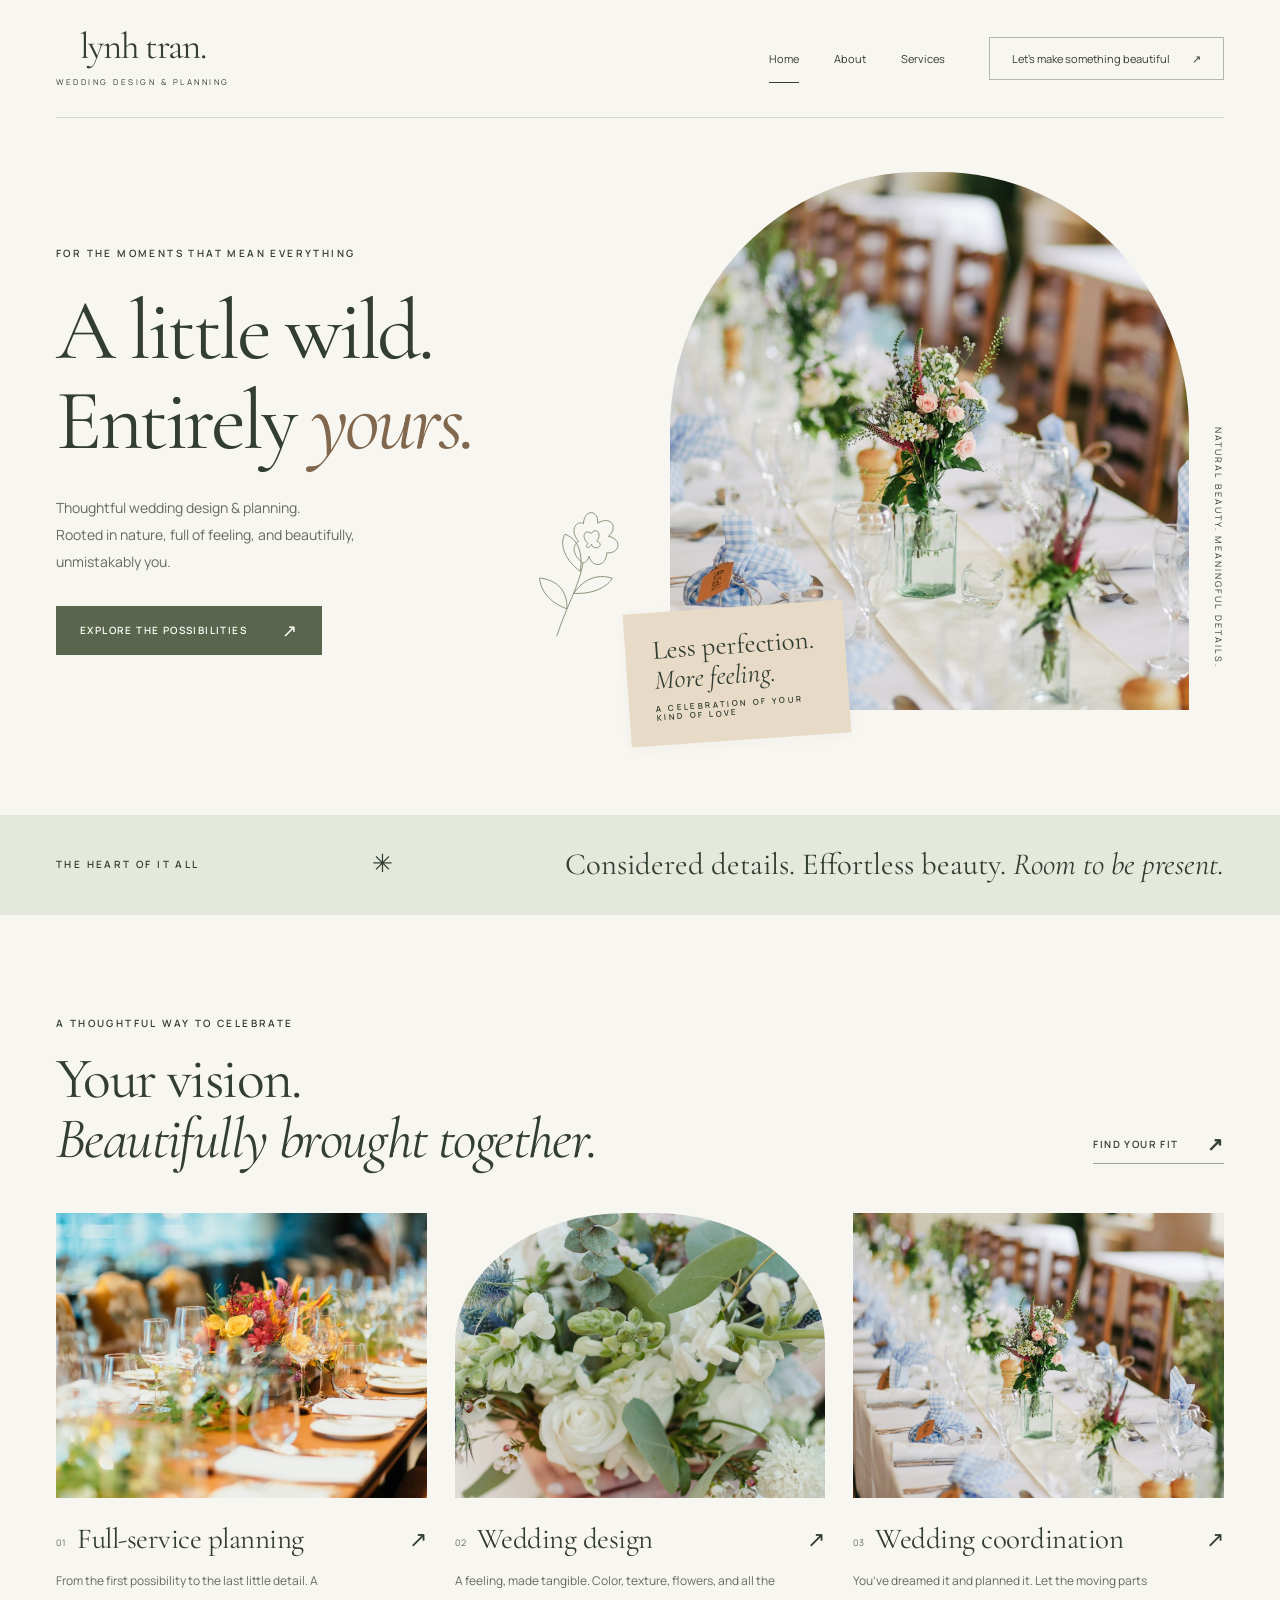
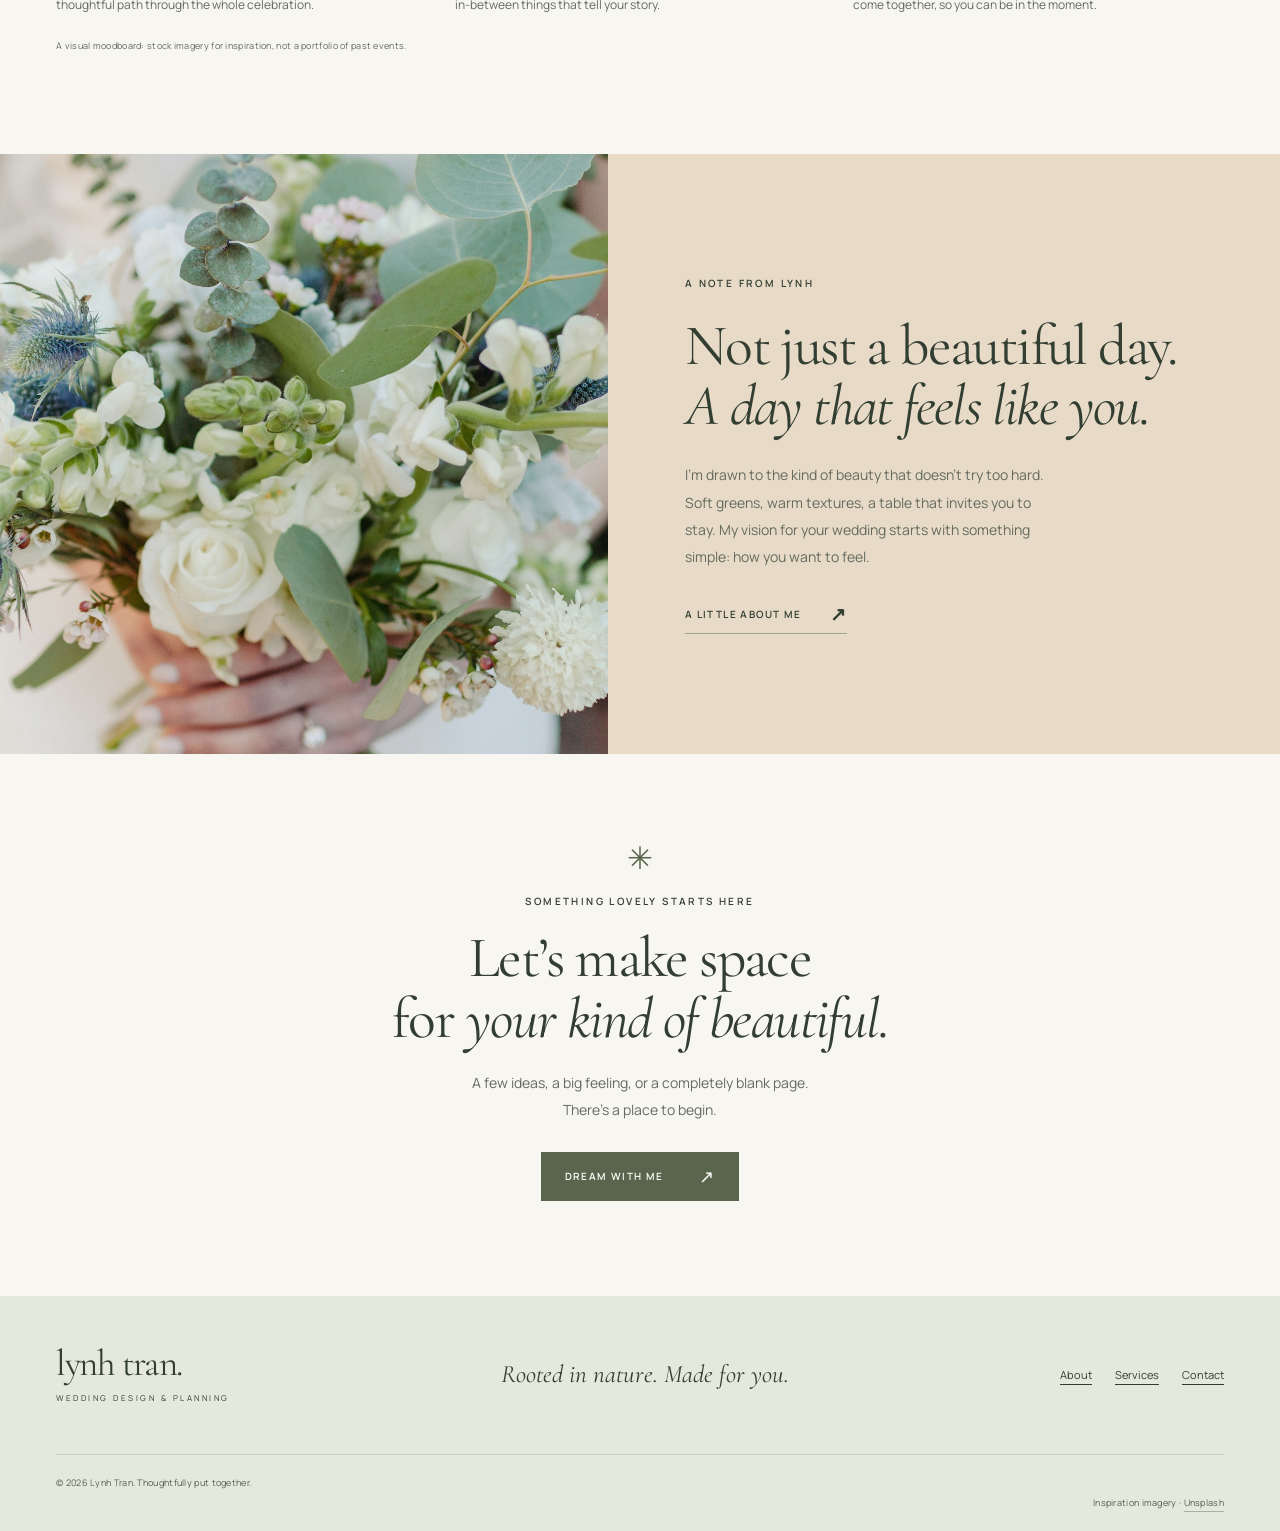
<file: index.html>
<!doctype html>
<html lang="en">
<head>
  <meta charset="utf-8">
  <meta name="viewport" content="width=device-width, initial-scale=1">
  <meta name="theme-color" content="#f7f6f0">
  <title>Lynh Tran | Thoughtful Wedding Design &amp; Planning</title>
  <meta name="description" content="Wedding design and planning with an intentional, natural point of view. Discover a thoughtful approach to celebrations that feel entirely like you.">
  <meta property="og:title" content="Lynh Tran | Wedding Design & Planning">
  <meta property="og:description" content="A little wild. Entirely yours. Thoughtful wedding design and planning inspired by nature.">
  <meta property="og:type" content="website">
  <link rel="icon" href="assets/favicon.svg" type="image/svg+xml">
  <link rel="stylesheet" href="assets/styles.css">
  <link rel="preload" href="assets/images/garden-ceremony.jpg" as="image">
  <script src="assets/site.js" defer></script>
</head>
<body>
  <a class="skip-link" href="#main">Skip to content</a>
  <header class="site-header container">
    <a class="brand" href="index.html" aria-label="Lynh Tran home"><span class="brand-name">lynh tran<span aria-hidden="true">.</span></span><span class="brand-description">Wedding design &amp; planning</span></a>
    <button class="menu-toggle" type="button" aria-expanded="false" aria-controls="site-nav"><span class="menu-label">Menu</span><span class="menu-icon" aria-hidden="true"></span></button>
    <nav class="site-nav" id="site-nav" aria-label="Main navigation">
      <a href="index.html" aria-current="page">Home</a><a href="about.html">About</a><a href="services.html">Services</a><a class="nav-contact" href="contact.html">Let’s make something beautiful <span aria-hidden="true">↗</span></a>
    </nav>
  </header>
  <main id="main">
    <section class="hero container" aria-labelledby="hero-title">
      <div class="hero-copy">
        <p class="eyebrow">For the moments that mean everything</p>
        <h1 id="hero-title">A little wild.<br>Entirely <em>yours.</em></h1>
        <p class="body-copy">Thoughtful wedding design &amp; planning.<br>Rooted in nature, full of feeling, and beautifully, unmistakably you.</p>
        <a class="button" href="services.html">Explore the possibilities <span aria-hidden="true">↗</span></a>
        <svg class="hero-flower" viewBox="0 0 100 160" fill="none" stroke="currentColor" stroke-width="1" aria-hidden="true"><path d="M43 153C47 115 56 93 55 65M48 120C18 116 11 96 10 92C31 90 44 100 48 120ZM52 101C79 97 91 80 91 75C72 73 58 85 52 101ZM54 75C32 65 24 48 28 37C44 40 52 52 54 75Z"/><path d="M55 65C38 57 40 45 45 42C31 31 38 18 46 21C44 3 60 2 62 17C74 5 87 16 77 29C94 29 94 46 79 48C82 62 68 70 60 56C60 61 57 64 55 65Z"/><path d="M56 42C45 35 50 26 57 30C62 20 70 30 65 37C77 40 64 50 60 42C59 48 52 48 56 42Z"/></svg>
      </div>
      <div class="hero-art">
        <div class="hero-image"><img src="assets/images/garden-ceremony.jpg" alt="Wedding reception table with glass vases, soft flowers, and natural greenery" width="1400" height="933" fetchpriority="high"></div>
        <p class="hero-caption">Natural beauty. Meaningful details.</p>
        <div class="image-note"><p>Less perfection.<br><em>More feeling.</em></p><p class="eyebrow">A celebration of your kind of love</p></div>
      </div>
    </section>
    <div class="intro-strip">
      <div class="container"><p class="eyebrow">The heart of it all</p><span class="small-star" aria-hidden="true">✳</span><p>Considered details. Effortless beauty. <em>Room to be present.</em></p></div>
    </div>
    <section class="section container" aria-labelledby="services-title">
      <div class="section-heading">
        <div><p class="eyebrow">A thoughtful way to celebrate</p><h2 id="services-title">Your vision.<br><em>Beautifully brought together.</em></h2></div>
        <a class="text-link" href="services.html">Find your fit <span aria-hidden="true">↗</span></a>
      </div>
      <div class="service-grid">
        <a class="service-card" href="services.html#full-planning"><div class="service-card-image"><img src="assets/images/candlelit-table.jpg" alt="An elegant reception table set for a celebration" width="1200" height="801" loading="lazy"></div><div class="service-card-header"><h3><span class="number">01</span>Full-service planning</h3><span aria-hidden="true">↗</span></div><p class="body-copy">From the first possibility to the last little detail. A thoughtful path through the whole celebration.</p></a>
        <a class="service-card" href="services.html#wedding-design"><div class="service-card-image"><img src="assets/images/wedding-flowers.jpg" alt="A loose, natural bridal bouquet with soft flowers and greenery" width="1200" height="1800" loading="lazy"></div><div class="service-card-header"><h3><span class="number">02</span>Wedding design</h3><span aria-hidden="true">↗</span></div><p class="body-copy">A feeling, made tangible. Color, texture, flowers, and all the in-between things that tell your story.</p></a>
        <a class="service-card" href="services.html#coordination"><div class="service-card-image"><img src="assets/images/garden-ceremony.jpg" alt="A wedding reception table laid with flowers and place settings" width="1400" height="933" loading="lazy"></div><div class="service-card-header"><h3><span class="number">03</span>Wedding coordination</h3><span aria-hidden="true">↗</span></div><p class="body-copy">You’ve dreamed it and planned it. Let the moving parts come together, so you can be in the moment.</p></a>
      </div>
      <p class="photo-disclaimer">A visual moodboard: stock imagery for inspiration, not a portfolio of past events.</p>
    </section>
    <section class="philosophy" aria-labelledby="philosophy-title">
      <div class="philosophy-image"><img src="assets/images/wedding-flowers.jpg" alt="Organic floral textures in a softly gathered wedding bouquet" width="1200" height="1800" loading="lazy"></div>
      <div class="philosophy-copy"><p class="eyebrow">A note from Lynh</p><h2 id="philosophy-title">Not just a beautiful day.<br><em>A day that feels like you.</em></h2><p class="body-copy">I’m drawn to the kind of beauty that doesn’t try too hard. Soft greens, warm textures, a table that invites you to stay. My vision for your wedding starts with something simple: how you want to feel.</p><a class="text-link" href="about.html">A little about me <span aria-hidden="true">↗</span></a></div>
    </section>
    <section class="invitation container" aria-labelledby="invitation-title"><span class="ornament" aria-hidden="true">✳</span><p class="eyebrow">Something lovely starts here</p><h2 id="invitation-title">Let’s make space<br>for <em>your kind of beautiful.</em></h2><p class="body-copy">A few ideas, a big feeling, or a completely blank page.<br>There’s a place to begin.</p><a class="button" href="contact.html">Dream with me <span aria-hidden="true">↗</span></a></section>
  </main>
  <footer class="site-footer">
    <div class="container"><div class="footer-top"><a class="brand" href="index.html" aria-label="Lynh Tran home"><span class="brand-name">lynh tran.</span><span class="brand-description">Wedding design &amp; planning</span></a><p class="footer-note">Rooted in nature. Made for you.</p><nav class="footer-nav" aria-label="Footer navigation"><a href="about.html">About</a><a href="services.html">Services</a><a href="contact.html">Contact</a></nav></div><div class="footer-bottom"><p>© <span data-year>2026</span> Lynh Tran. Thoughtfully put together.</p><p>Inspiration imagery · <a href="https://unsplash.com" target="_blank" rel="noopener noreferrer">Unsplash</a></p></div></div>
  </footer>
  <noscript><style>.menu-toggle{display:none}@media(max-width:760px){.site-header{height:auto;min-height:94px;flex-wrap:wrap;padding-block:20px}.site-nav{position:static;display:flex;flex-direction:row;flex-wrap:wrap;gap:20px;padding:0;background:none}.site-nav a{font:12px var(--sans)}.site-nav .nav-contact{font:12px var(--sans);padding:10px;margin:0}}</style></noscript>
</body>
</html>
</file>
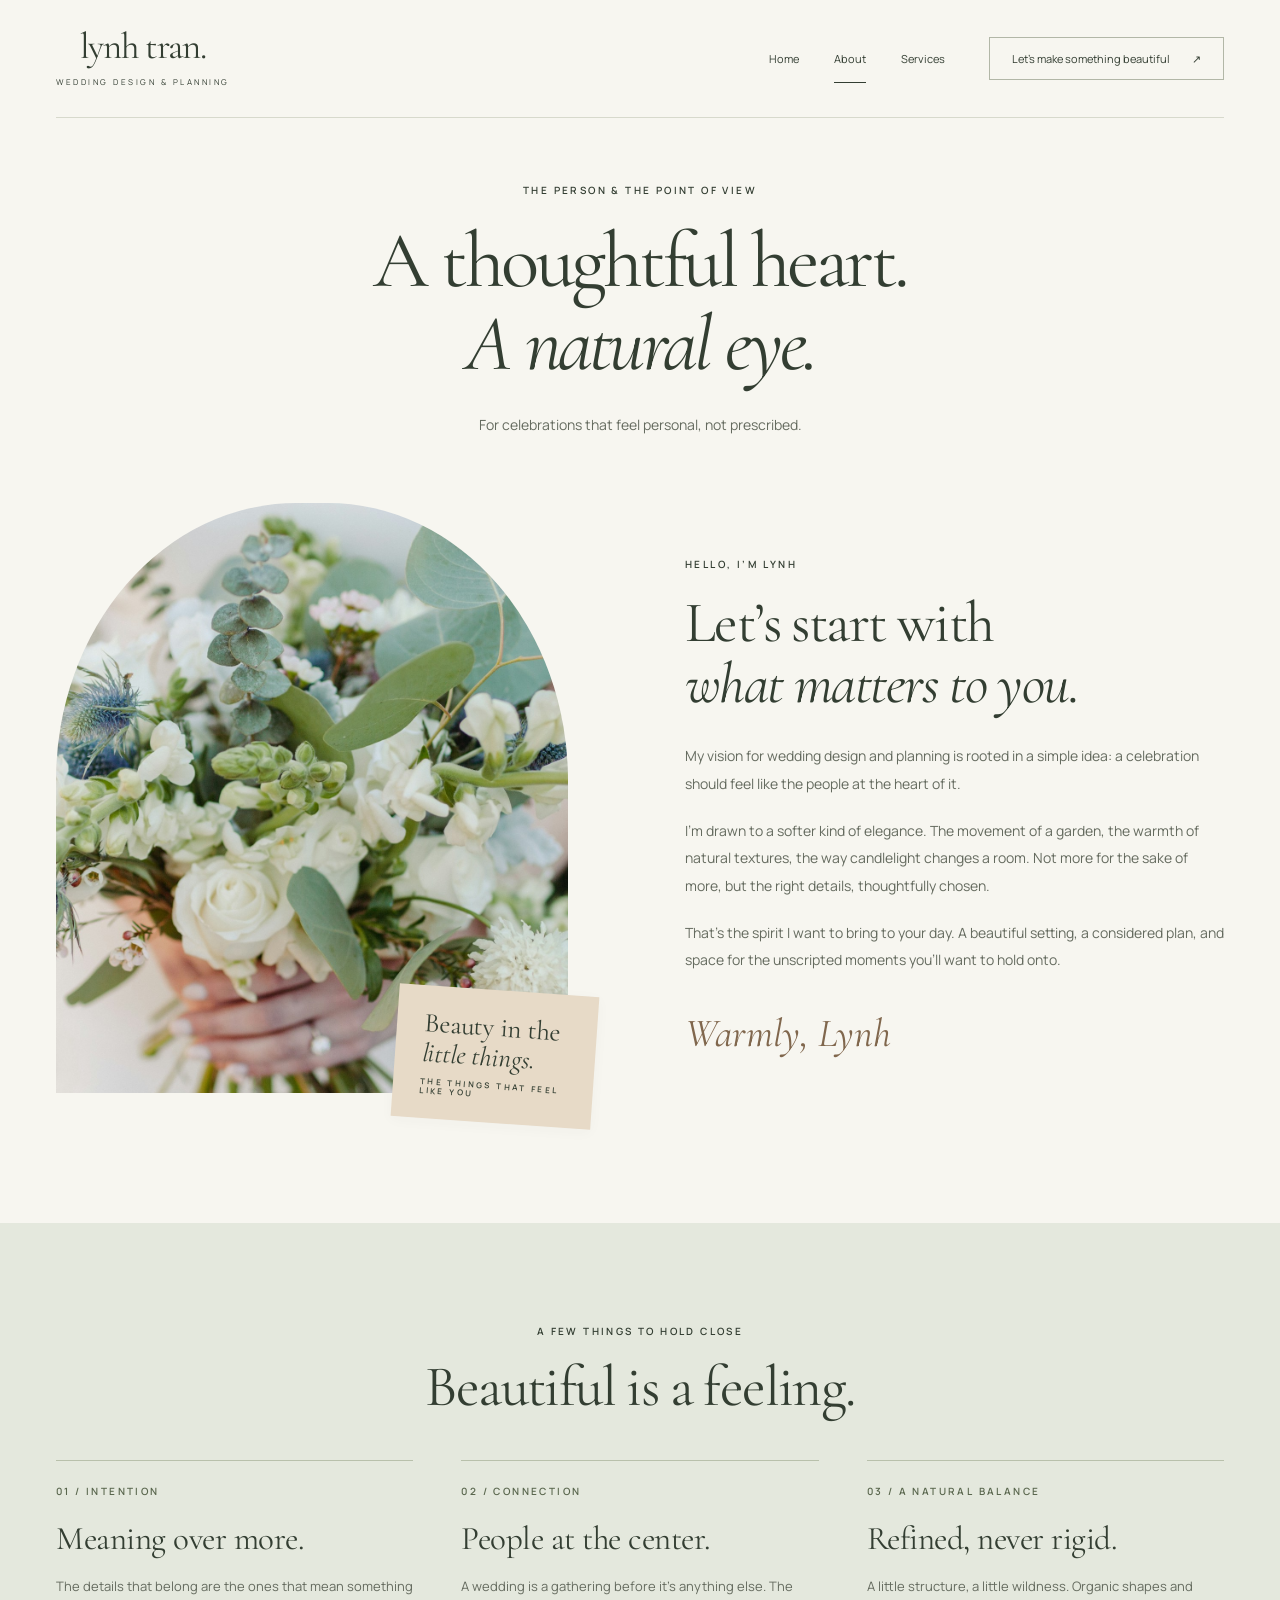
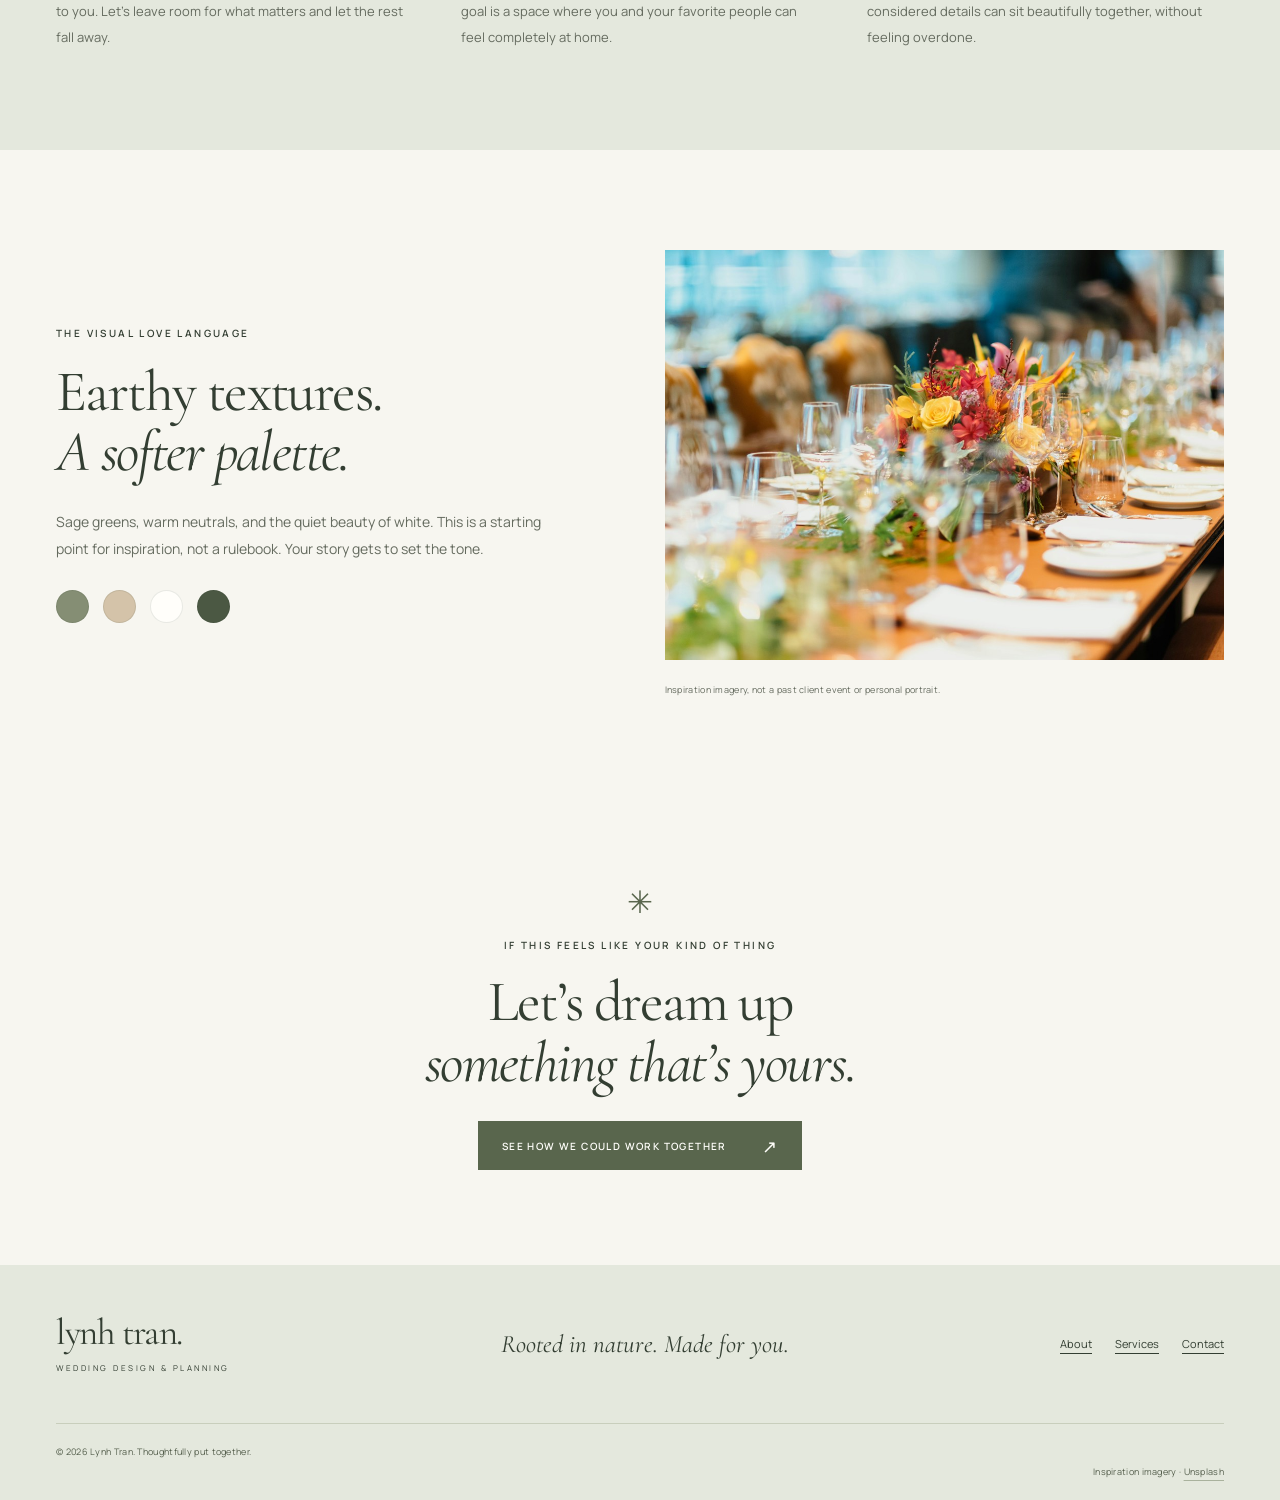
<file: about.html>
<!doctype html>
<html lang="en">
<head>
  <meta charset="utf-8">
  <meta name="viewport" content="width=device-width, initial-scale=1">
  <meta name="theme-color" content="#f7f6f0">
  <title>About | Lynh Tran Wedding Design &amp; Planning</title>
  <meta name="description" content="Meet the point of view behind Lynh Tran: natural beauty, thoughtful details, and weddings designed around the way you want to feel.">
  <link rel="icon" href="assets/favicon.svg" type="image/svg+xml">
  <link rel="stylesheet" href="assets/styles.css">
  <script src="assets/site.js" defer></script>
</head>
<body>
  <a class="skip-link" href="#main">Skip to content</a>
  <header class="site-header container">
    <a class="brand" href="index.html" aria-label="Lynh Tran home"><span class="brand-name">lynh tran.</span><span class="brand-description">Wedding design &amp; planning</span></a>
    <button class="menu-toggle" type="button" aria-expanded="false" aria-controls="site-nav"><span class="menu-label">Menu</span><span class="menu-icon" aria-hidden="true"></span></button>
    <nav class="site-nav" id="site-nav" aria-label="Main navigation"><a href="index.html">Home</a><a href="about.html" aria-current="page">About</a><a href="services.html">Services</a><a class="nav-contact" href="contact.html">Let’s make something beautiful <span aria-hidden="true">↗</span></a></nav>
  </header>
  <main id="main">
    <section class="page-intro container" aria-labelledby="about-title"><p class="eyebrow">The person &amp; the point of view</p><h1 id="about-title">A thoughtful heart.<br><em>A natural eye.</em></h1><p class="body-copy">For celebrations that feel personal, not prescribed.</p></section>
    <section class="about-story container" aria-labelledby="story-title">
      <div class="about-image"><div class="photo"><img src="assets/images/wedding-flowers.jpg" alt="A nature-inspired bouquet, a visual expression of the studio’s design direction" width="1200" height="1800"></div><div class="image-note"><p>Beauty in the<br><em>little things.</em></p><p class="eyebrow">The things that feel like you</p></div></div>
      <div class="about-copy"><p class="eyebrow">Hello, I’m Lynh</p><h2 id="story-title">Let’s start with<br><em>what matters to you.</em></h2><div class="body-copy"><p>My vision for wedding design and planning is rooted in a simple idea: a celebration should feel like the people at the heart of it.</p><p>I’m drawn to a softer kind of elegance. The movement of a garden, the warmth of natural textures, the way candlelight changes a room. Not more for the sake of more, but the right details, thoughtfully chosen.</p><p>That’s the spirit I want to bring to your day. A beautiful setting, a considered plan, and space for the unscripted moments you’ll want to hold onto.</p></div><p class="signature">Warmly, Lynh</p></div>
    </section>
    <section class="values-section section" aria-labelledby="values-title"><div class="container"><div class="section-heading"><div><p class="eyebrow">A few things to hold close</p><h2 id="values-title">Beautiful is a feeling.</h2></div></div><div class="value-grid">
      <div class="value"><p class="eyebrow">01 / Intention</p><h3>Meaning over more.</h3><p class="body-copy">The details that belong are the ones that mean something to you. Let’s leave room for what matters and let the rest fall away.</p></div>
      <div class="value"><p class="eyebrow">02 / Connection</p><h3>People at the center.</h3><p class="body-copy">A wedding is a gathering before it’s anything else. The goal is a space where you and your favorite people can feel completely at home.</p></div>
      <div class="value"><p class="eyebrow">03 / A natural balance</p><h3>Refined, never rigid.</h3><p class="body-copy">A little structure, a little wildness. Organic shapes and considered details can sit beautifully together, without feeling overdone.</p></div>
    </div></div></section>
    <section class="mood section container" aria-labelledby="mood-title"><div class="mood-copy"><p class="eyebrow">The visual love language</p><h2 id="mood-title">Earthy textures.<br><em>A softer palette.</em></h2><p class="body-copy">Sage greens, warm neutrals, and the quiet beauty of white. This is a starting point for inspiration, not a rulebook. Your story gets to set the tone.</p><div class="palette" aria-label="A palette of sage, tan, ivory, and deep olive"><span class="swatch"></span><span class="swatch"></span><span class="swatch"></span><span class="swatch"></span></div></div><div><div class="mood-photo"><img src="assets/images/candlelit-table.jpg" alt="An intimate reception setting with layered table details" width="1200" height="801" loading="lazy"></div><p class="photo-disclaimer">Inspiration imagery, not a past client event or personal portrait.</p></div></section>
    <section class="invitation container" aria-labelledby="about-cta"><span class="ornament" aria-hidden="true">✳</span><p class="eyebrow">If this feels like your kind of thing</p><h2 id="about-cta">Let’s dream up<br><em>something that’s yours.</em></h2><a class="button" href="services.html">See how we could work together <span aria-hidden="true">↗</span></a></section>
  </main>
  <footer class="site-footer"><div class="container"><div class="footer-top"><a class="brand" href="index.html" aria-label="Lynh Tran home"><span class="brand-name">lynh tran.</span><span class="brand-description">Wedding design &amp; planning</span></a><p class="footer-note">Rooted in nature. Made for you.</p><nav class="footer-nav" aria-label="Footer navigation"><a href="about.html" aria-current="page">About</a><a href="services.html">Services</a><a href="contact.html">Contact</a></nav></div><div class="footer-bottom"><p>© <span data-year>2026</span> Lynh Tran. Thoughtfully put together.</p><p>Inspiration imagery · <a href="https://unsplash.com" target="_blank" rel="noopener noreferrer">Unsplash</a></p></div></div></footer>
  <noscript><style>.menu-toggle{display:none}@media(max-width:760px){.site-header{height:auto;min-height:94px;flex-wrap:wrap;padding-block:20px}.site-nav{position:static;display:flex;flex-direction:row;flex-wrap:wrap;gap:20px;padding:0;background:none}.site-nav a{font:12px var(--sans)}.site-nav .nav-contact{font:12px var(--sans);padding:10px;margin:0}}</style></noscript>
</body>
</html>
</file>
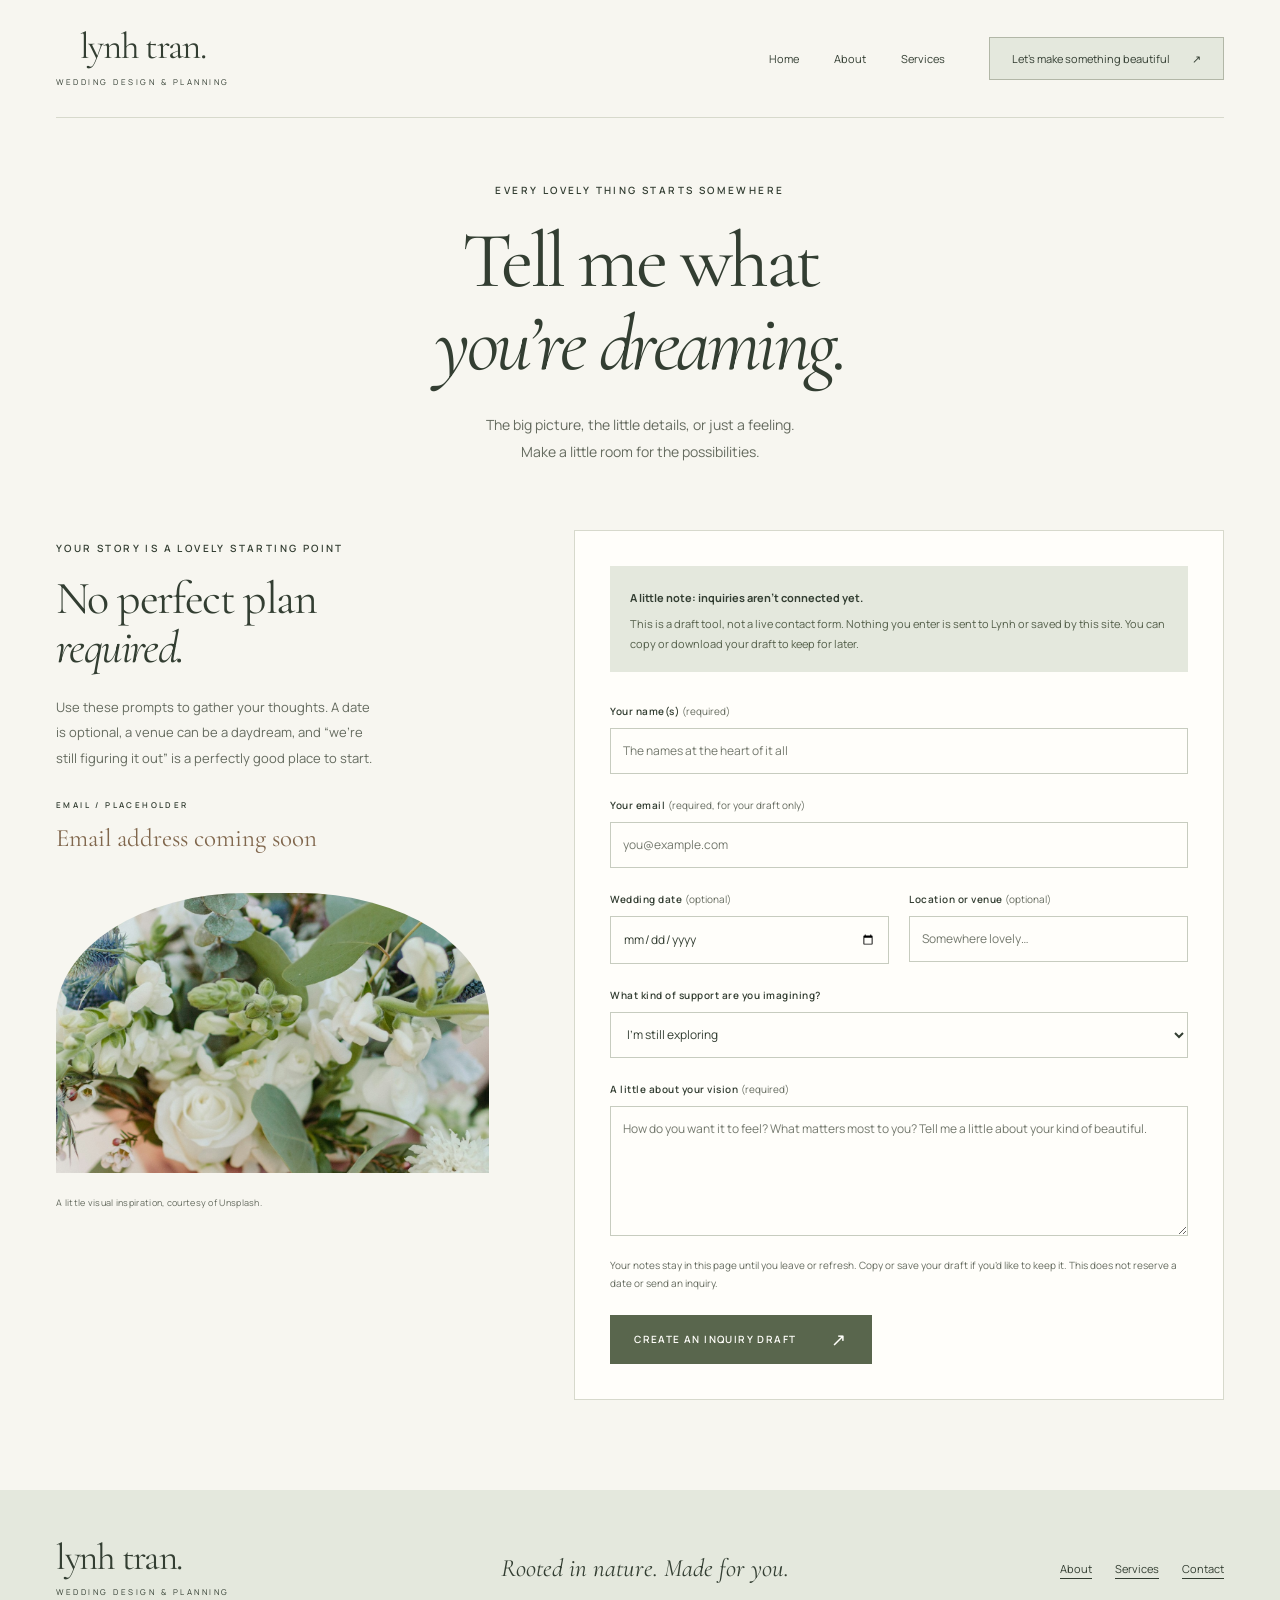
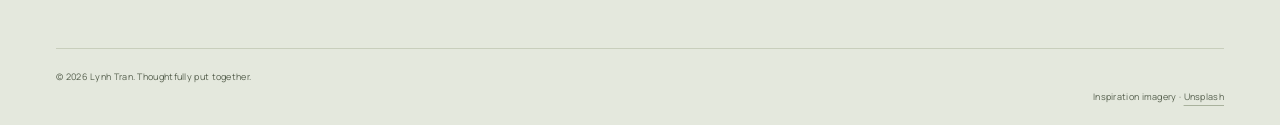
<file: contact.html>
<!doctype html>
<html lang="en">
<head>
  <meta charset="utf-8">
  <meta name="viewport" content="width=device-width, initial-scale=1">
  <meta name="theme-color" content="#f7f6f0">
  <title>Contact | Lynh Tran Wedding Design &amp; Planning</title>
  <meta name="description" content="Start dreaming up your celebration. Contact details are coming soon; prepare a private inquiry draft without sending any information.">
  <link rel="icon" href="assets/favicon.svg" type="image/svg+xml">
  <link rel="stylesheet" href="assets/styles.css">
  <script src="assets/site.js" defer></script>
</head>
<body>
  <a class="skip-link" href="#main">Skip to content</a>
  <header class="site-header container">
    <a class="brand" href="index.html" aria-label="Lynh Tran home"><span class="brand-name">lynh tran.</span><span class="brand-description">Wedding design &amp; planning</span></a>
    <button class="menu-toggle" type="button" aria-expanded="false" aria-controls="site-nav"><span class="menu-label">Menu</span><span class="menu-icon" aria-hidden="true"></span></button>
    <nav class="site-nav" id="site-nav" aria-label="Main navigation"><a href="index.html">Home</a><a href="about.html">About</a><a href="services.html">Services</a><a class="nav-contact" href="contact.html" aria-current="page">Let’s make something beautiful <span aria-hidden="true">↗</span></a></nav>
  </header>
  <main id="main">
    <section class="page-intro container" aria-labelledby="contact-title"><p class="eyebrow">Every lovely thing starts somewhere</p><h1 id="contact-title">Tell me what<br><em>you’re dreaming.</em></h1><p class="body-copy">The big picture, the little details, or just a feeling.<br>Make a little room for the possibilities.</p></section>
    <div class="contact-layout container">
      <aside class="contact-aside" aria-labelledby="contact-aside-title"><p class="eyebrow">Your story is a lovely starting point</p><h2 id="contact-aside-title">No perfect plan<br><em>required.</em></h2><p class="body-copy">Use these prompts to gather your thoughts. A date is optional, a venue can be a daydream, and “we’re still figuring it out” is a perfectly good place to start.</p><div class="contact-status"><p class="eyebrow">Email / placeholder</p><p>Email address coming soon</p></div><div class="contact-photo"><img src="assets/images/wedding-flowers.jpg" alt="A softly gathered wedding bouquet with natural greenery" width="1200" height="1800"></div><p class="photo-disclaimer">A little visual inspiration, courtesy of Unsplash.</p></aside>
      <div class="inquiry-panel">
        <div class="form-notice" id="form-notice"><strong>A little note: inquiries aren’t connected yet.</strong><p>This is a draft tool, not a live contact form. Nothing you enter is sent to Lynh or saved by this site. You can copy or download your draft to keep for later.</p></div>
        <noscript><p class="noscript-note">JavaScript is needed to prepare a draft. Inquiries are not connected, so please keep your notes on your own device for now.</p></noscript>
        <form id="inquiry-form" aria-describedby="form-notice" hidden>
          <div class="form-grid">
            <div class="field field-full"><label for="name">Your name(s) <span class="optional">(required)</span></label><input id="name" name="name" type="text" autocomplete="name" placeholder="The names at the heart of it all" required maxlength="160"></div>
            <div class="field field-full"><label for="email">Your email <span class="optional">(required, for your draft only)</span></label><input id="email" name="email" type="email" autocomplete="email" placeholder="you@example.com" required maxlength="254"></div>
            <div class="field"><label for="date">Wedding date <span class="optional">(optional)</span></label><input id="date" name="date" type="date"></div>
            <div class="field"><label for="location">Location or venue <span class="optional">(optional)</span></label><input id="location" name="location" type="text" placeholder="Somewhere lovely…" maxlength="200"></div>
            <div class="field field-full"><label for="service">What kind of support are you imagining?</label><select id="service" name="service"><option value="Still exploring">I’m still exploring</option><option value="Full-service planning">Full-service planning</option><option value="Wedding design">Wedding design</option><option value="Wedding coordination">Wedding coordination</option></select></div>
            <div class="field field-full"><label for="message">A little about your vision <span class="optional">(required)</span></label><textarea id="message" name="message" placeholder="How do you want it to feel? What matters most to you? Tell me a little about your kind of beautiful." required minlength="10" maxlength="5000"></textarea></div>
          </div>
          <p class="form-help">Your notes stay in this page until you leave or refresh. Copy or save your draft if you’d like to keep it. This does not reserve a date or send an inquiry.</p>
          <button class="button" type="submit">Create an inquiry draft <span aria-hidden="true">↗</span></button>
        </form>
        <section class="draft" id="inquiry-draft" aria-labelledby="draft-title" tabindex="-1" hidden>
          <h3 id="draft-title">Your draft, ready to keep.</h3>
          <p>Nothing has been sent. Save this for when contact details are available.</p>
          <pre id="draft-text"></pre>
          <div class="draft-actions"><button class="button button-outline" id="copy-draft" type="button">Copy draft <span aria-hidden="true">↗</span></button><button class="button button-outline" id="download-draft" type="button">Save as text <span aria-hidden="true">↓</span></button></div>
          <p class="draft-status" id="draft-status" role="status" aria-live="polite"></p>
        </section>
      </div>
    </div>
  </main>
  <footer class="site-footer"><div class="container"><div class="footer-top"><a class="brand" href="index.html" aria-label="Lynh Tran home"><span class="brand-name">lynh tran.</span><span class="brand-description">Wedding design &amp; planning</span></a><p class="footer-note">Rooted in nature. Made for you.</p><nav class="footer-nav" aria-label="Footer navigation"><a href="about.html">About</a><a href="services.html">Services</a><a href="contact.html" aria-current="page">Contact</a></nav></div><div class="footer-bottom"><p>© <span data-year>2026</span> Lynh Tran. Thoughtfully put together.</p><p>Inspiration imagery · <a href="https://unsplash.com" target="_blank" rel="noopener noreferrer">Unsplash</a></p></div></div></footer>
  <noscript><style>.menu-toggle{display:none}@media(max-width:760px){.site-header{height:auto;min-height:94px;flex-wrap:wrap;padding-block:20px}.site-nav{position:static;display:flex;flex-direction:row;flex-wrap:wrap;gap:20px;padding:0;background:none}.site-nav a{font:12px var(--sans)}.site-nav .nav-contact{font:12px var(--sans);padding:10px;margin:0}}</style></noscript>
</body>
</html>
</file>
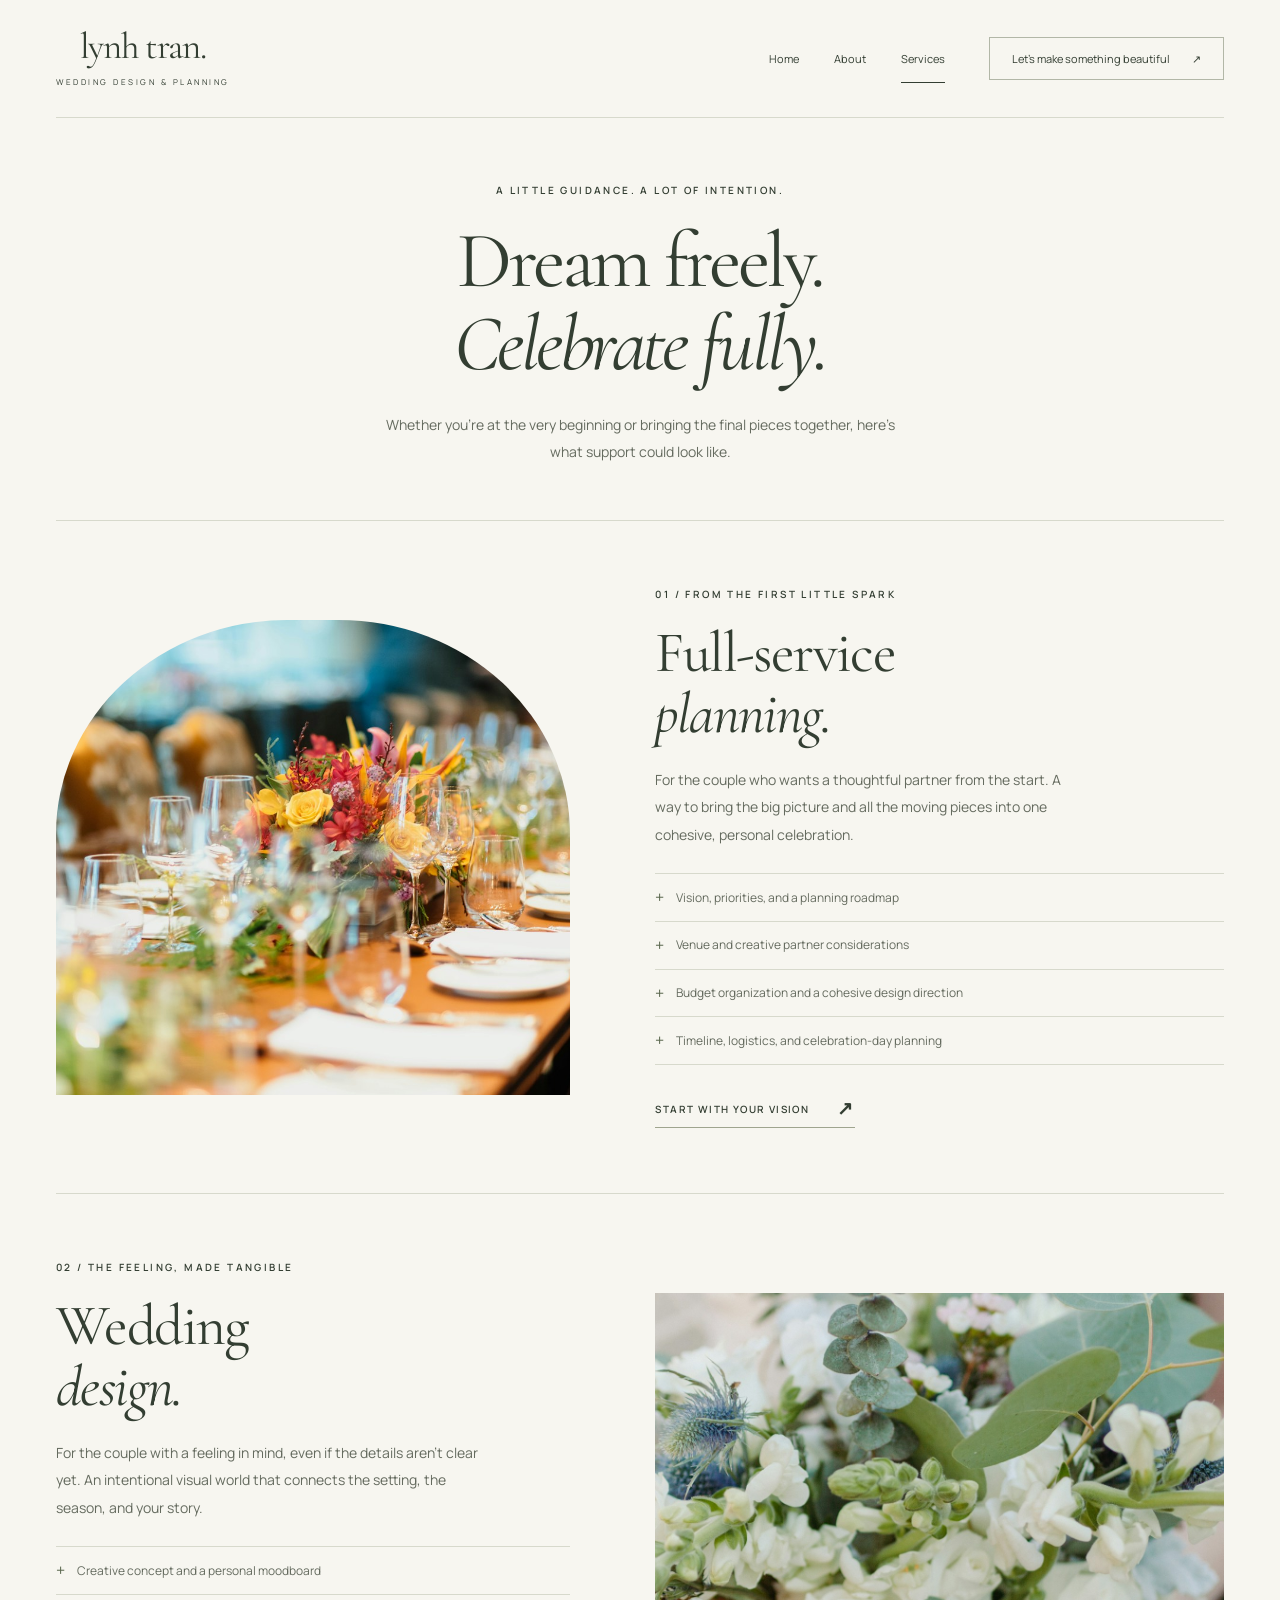
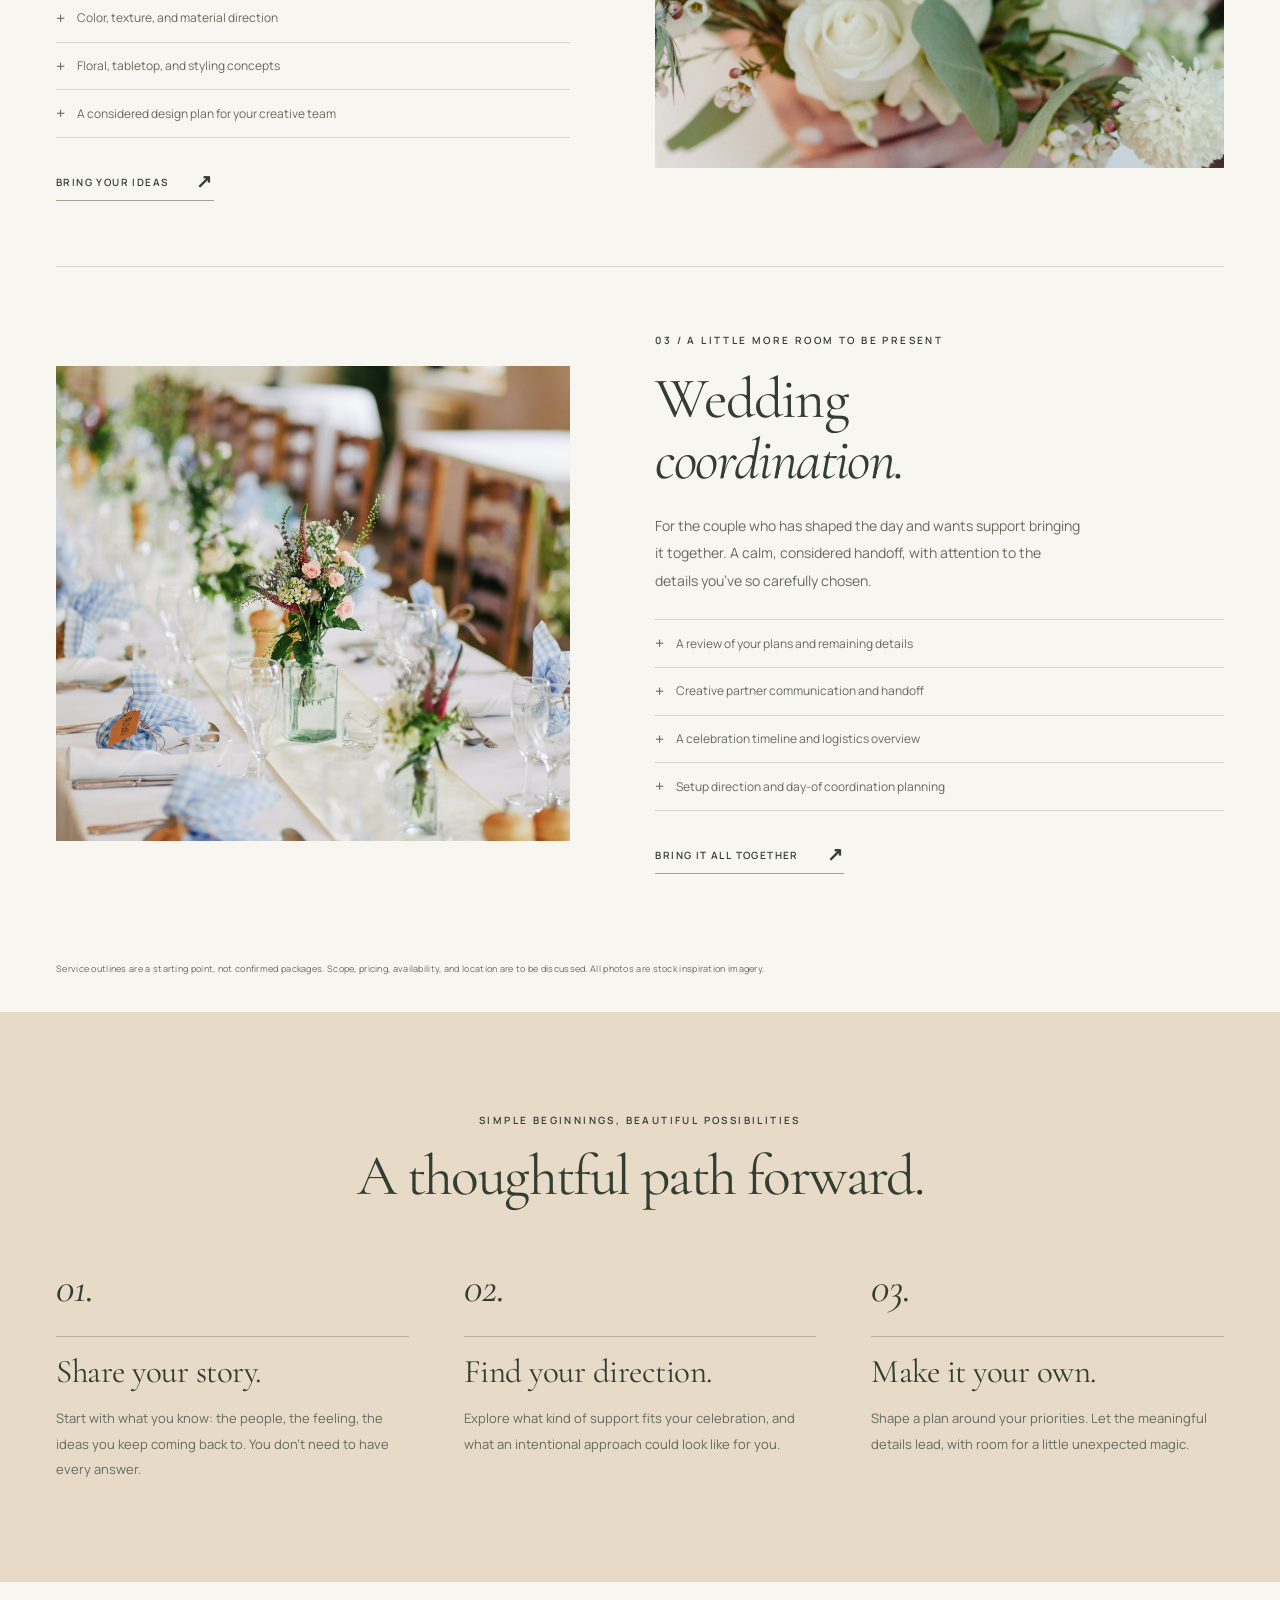
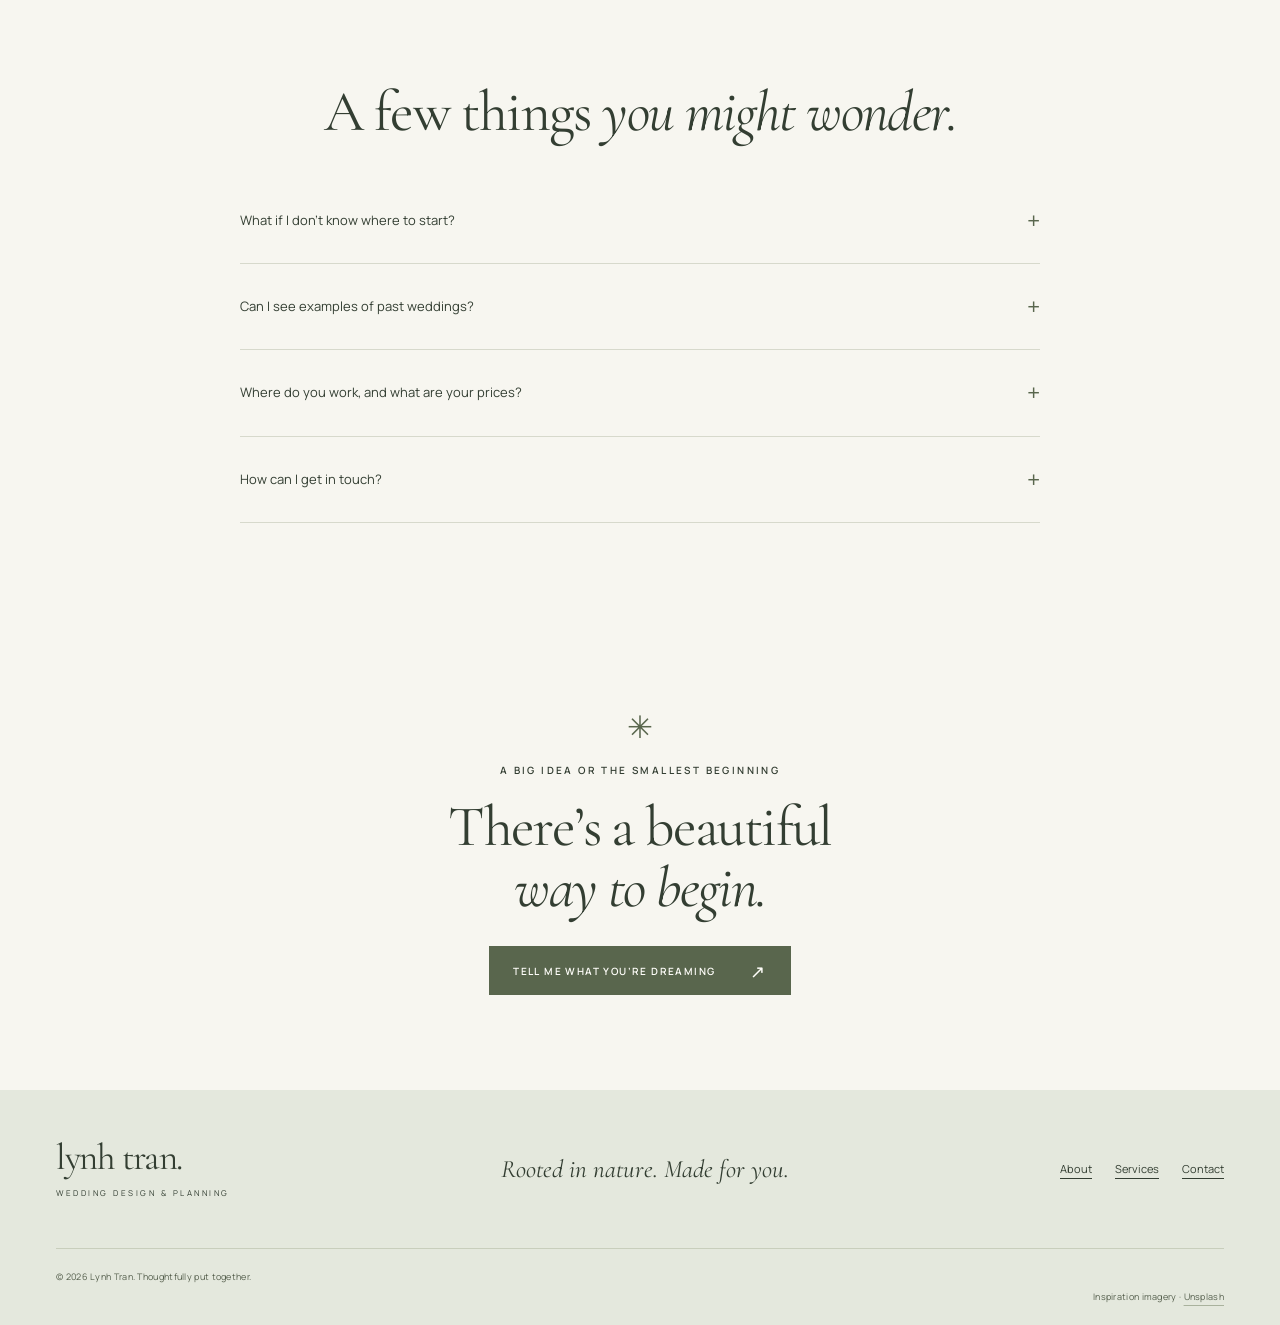
<file: services.html>
<!doctype html>
<html lang="en">
<head>
  <meta charset="utf-8">
  <meta name="viewport" content="width=device-width, initial-scale=1">
  <meta name="theme-color" content="#f7f6f0">
  <title>Services | Lynh Tran Wedding Design &amp; Planning</title>
  <meta name="description" content="Explore full-service wedding planning, wedding design, and coordination. A considered approach, shaped around your celebration.">
  <link rel="icon" href="assets/favicon.svg" type="image/svg+xml">
  <link rel="stylesheet" href="assets/styles.css">
  <script src="assets/site.js" defer></script>
</head>
<body>
  <a class="skip-link" href="#main">Skip to content</a>
  <header class="site-header container">
    <a class="brand" href="index.html" aria-label="Lynh Tran home"><span class="brand-name">lynh tran.</span><span class="brand-description">Wedding design &amp; planning</span></a>
    <button class="menu-toggle" type="button" aria-expanded="false" aria-controls="site-nav"><span class="menu-label">Menu</span><span class="menu-icon" aria-hidden="true"></span></button>
    <nav class="site-nav" id="site-nav" aria-label="Main navigation"><a href="index.html">Home</a><a href="about.html">About</a><a href="services.html" aria-current="page">Services</a><a class="nav-contact" href="contact.html">Let’s make something beautiful <span aria-hidden="true">↗</span></a></nav>
  </header>
  <main id="main">
    <section class="page-intro services-intro container" aria-labelledby="services-title"><p class="eyebrow">A little guidance. A lot of intention.</p><h1 id="services-title">Dream freely.<br><em>Celebrate fully.</em></h1><p class="body-copy">Whether you’re at the very beginning or bringing the final pieces together, here’s what support could look like.</p></section>
    <div class="container">
      <section class="service-detail" id="full-planning" aria-labelledby="planning-title"><div class="detail-image"><img src="assets/images/candlelit-table.jpg" alt="Thoughtfully arranged tables in a wedding reception space" width="1200" height="801"></div><div class="detail-copy"><p class="eyebrow">01 / From the first little spark</p><h2 id="planning-title">Full-service<br><em>planning.</em></h2><p class="body-copy">For the couple who wants a thoughtful partner from the start. A way to bring the big picture and all the moving pieces into one cohesive, personal celebration.</p><ul class="detail-list"><li>Vision, priorities, and a planning roadmap</li><li>Venue and creative partner considerations</li><li>Budget organization and a cohesive design direction</li><li>Timeline, logistics, and celebration-day planning</li></ul><a class="text-link" href="contact.html">Start with your vision <span aria-hidden="true">↗</span></a></div></section>
      <section class="service-detail" id="wedding-design" aria-labelledby="design-title"><div class="detail-image"><img src="assets/images/wedding-flowers.jpg" alt="Soft, textural florals gathered with an organic, garden-inspired feel" width="1200" height="1800" loading="lazy"></div><div class="detail-copy"><p class="eyebrow">02 / The feeling, made tangible</p><h2 id="design-title">Wedding<br><em>design.</em></h2><p class="body-copy">For the couple with a feeling in mind, even if the details aren’t clear yet. An intentional visual world that connects the setting, the season, and your story.</p><ul class="detail-list"><li>Creative concept and a personal moodboard</li><li>Color, texture, and material direction</li><li>Floral, tabletop, and styling concepts</li><li>A considered design plan for your creative team</li></ul><a class="text-link" href="contact.html">Bring your ideas <span aria-hidden="true">↗</span></a></div></section>
      <section class="service-detail" id="coordination" aria-labelledby="coordination-title"><div class="detail-image"><img src="assets/images/garden-ceremony.jpg" alt="A wedding reception table arranged with flowers, greenery, and individual place settings" width="1400" height="933" loading="lazy"></div><div class="detail-copy"><p class="eyebrow">03 / A little more room to be present</p><h2 id="coordination-title">Wedding<br><em>coordination.</em></h2><p class="body-copy">For the couple who has shaped the day and wants support bringing it together. A calm, considered handoff, with attention to the details you’ve so carefully chosen.</p><ul class="detail-list"><li>A review of your plans and remaining details</li><li>Creative partner communication and handoff</li><li>A celebration timeline and logistics overview</li><li>Setup direction and day-of coordination planning</li></ul><a class="text-link" href="contact.html">Bring it all together <span aria-hidden="true">↗</span></a></div></section>
      <p class="photo-disclaimer">Service outlines are a starting point, not confirmed packages. Scope, pricing, availability, and location are to be discussed. All photos are stock inspiration imagery.</p>
    </div>
    <section class="process section" aria-labelledby="process-title"><div class="container"><div class="section-heading"><div><p class="eyebrow">Simple beginnings, beautiful possibilities</p><h2 id="process-title">A thoughtful path forward.</h2></div></div><div class="process-grid">
      <div class="process-step"><span class="step-number">01.</span><h3>Share your story.</h3><p class="body-copy">Start with what you know: the people, the feeling, the ideas you keep coming back to. You don’t need to have every answer.</p></div>
      <div class="process-step"><span class="step-number">02.</span><h3>Find your direction.</h3><p class="body-copy">Explore what kind of support fits your celebration, and what an intentional approach could look like for you.</p></div>
      <div class="process-step"><span class="step-number">03.</span><h3>Make it your own.</h3><p class="body-copy">Shape a plan around your priorities. Let the meaningful details lead, with room for a little unexpected magic.</p></div>
    </div></div></section>
    <section class="section container" aria-labelledby="faq-title"><div class="faq"><h2 id="faq-title">A few things <em>you might wonder.</em></h2>
      <details><summary>What if I don’t know where to start?</summary><p>A feeling is enough to begin. Think about how you want the day to feel, what matters most to you, and where you would appreciate a little guidance.</p></details>
      <details><summary>Can I see examples of past weddings?</summary><p>This site currently shares a visual moodboard, not a client portfolio. The photos are stock inspiration images and should not be taken as examples of Lynh’s past work.</p></details>
      <details><summary>Where do you work, and what are your prices?</summary><p>Service location, pricing, and availability haven’t been published yet. The outlines above describe the intended service direction, rather than fixed or bookable packages.</p></details>
      <details><summary>How can I get in touch?</summary><p>Contact details are still being finalized. The <a href="contact.html">contact page</a> lets you prepare and save an inquiry draft on your device, but it does not send anything or make a booking.</p></details>
    </div></section>
    <section class="invitation container" aria-labelledby="services-cta"><span class="ornament" aria-hidden="true">✳</span><p class="eyebrow">A big idea or the smallest beginning</p><h2 id="services-cta">There’s a beautiful<br><em>way to begin.</em></h2><a class="button" href="contact.html">Tell me what you’re dreaming <span aria-hidden="true">↗</span></a></section>
  </main>
  <footer class="site-footer"><div class="container"><div class="footer-top"><a class="brand" href="index.html" aria-label="Lynh Tran home"><span class="brand-name">lynh tran.</span><span class="brand-description">Wedding design &amp; planning</span></a><p class="footer-note">Rooted in nature. Made for you.</p><nav class="footer-nav" aria-label="Footer navigation"><a href="about.html">About</a><a href="services.html" aria-current="page">Services</a><a href="contact.html">Contact</a></nav></div><div class="footer-bottom"><p>© <span data-year>2026</span> Lynh Tran. Thoughtfully put together.</p><p>Inspiration imagery · <a href="https://unsplash.com" target="_blank" rel="noopener noreferrer">Unsplash</a></p></div></div></footer>
  <noscript><style>.menu-toggle{display:none}@media(max-width:760px){.site-header{height:auto;min-height:94px;flex-wrap:wrap;padding-block:20px}.site-nav{position:static;display:flex;flex-direction:row;flex-wrap:wrap;gap:20px;padding:0;background:none}.site-nav a{font:12px var(--sans)}.site-nav .nav-contact{font:12px var(--sans);padding:10px;margin:0}}</style></noscript>
</body>
</html>
</file>
<file: assets/styles.css>
@import url("https://fonts.googleapis.com/css2?family=Cormorant+Garamond:ital,wght@0,400;0,500;0,600;1,400;1,500&family=Manrope:wght@400;500;600;700&display=swap");

:root {
  --paper: #f7f6f0;
  --white: #fffefa;
  --ink: #333e32;
  --muted: #656b5f;
  --sage: #e4e8dd;
  --olive: #59664d;
  --tan: #e7dac7;
  --clay: #80674d;
  --line: #d7d9cc;
  --serif: "Cormorant Garamond", Georgia, serif;
  --sans: "Manrope", Arial, sans-serif;
}

* { box-sizing: border-box; }
html { scroll-behavior: smooth; scroll-padding-top: 30px; }
body { margin: 0; background: var(--paper); color: var(--ink); font-family: var(--sans); font-size: 14px; line-height: 1.8; -webkit-font-smoothing: antialiased; }
body.menu-open { overflow: hidden; }
::selection { background: var(--tan); color: var(--ink); }
a { color: inherit; text-decoration-thickness: 1px; text-underline-offset: 5px; }
a, button, input, select, textarea { -webkit-tap-highlight-color: transparent; }
button, input, select, textarea { font: inherit; }
button, a { touch-action: manipulation; }
button { cursor: pointer; }
img { display: block; width: 100%; height: 100%; object-fit: cover; }
svg { display: block; }
h1, h2, h3, p { margin: 0; }
h1, h2, h3 { font-family: var(--serif); font-weight: 400; line-height: 1.05; }
h1 { font-size: clamp(62px, 6.7vw, 101px); letter-spacing: -3.5px; }
h2 { font-size: clamp(42px, 4.5vw, 66px); letter-spacing: -1.6px; }
h3 { font-size: 33px; letter-spacing: -.5px; }
em { font-weight: 400; }
p + p { margin-top: 20px; }
:focus-visible { outline: 2px solid var(--olive); outline-offset: 6px; }
[hidden] { display: none !important; }
.container { width: min(1280px, calc(100% - 112px)); margin-inline: auto; }
.eyebrow { font-size: 10px; font-weight: 600; letter-spacing: 2.4px; line-height: 1.7; text-transform: uppercase; }
.body-copy { color: var(--muted); line-height: 1.95; }
.skip-link { position: absolute; z-index: 20; left: 20px; top: -100px; padding: 10px 20px; background: var(--white); }
.skip-link:focus { top: 12px; }
.site-header { height: 118px; display: flex; align-items: center; justify-content: space-between; gap: 30px; border-bottom: 1px solid var(--line); }
.brand { text-decoration: none; display: inline-flex; flex-direction: column; align-items: center; flex-shrink: 0; }
.brand-name { font-family: var(--serif); font-size: 37px; letter-spacing: -1.3px; line-height: 1.1; }
.brand-description { font-size: 8px; letter-spacing: 2.5px; margin-top: 7px; text-transform: uppercase; }
.site-nav { display: flex; align-items: center; gap: 35px; }
.site-nav a { position: relative; font-size: 11px; padding-block: 8px; text-decoration: none; }
.site-nav a:not(.nav-contact)::after { content: ""; position: absolute; height: 1px; background: var(--ink); left: 0; right: 100%; bottom: -7px; transition: right .2s; }
.site-nav a:hover::after, .site-nav a[aria-current="page"]::after { right: 0; }
.site-nav .nav-contact { border: 1px solid #b2b7a7; padding: 11px 22px; margin-left: 9px; }
.nav-contact span { margin-left: 20px; }
.site-nav .nav-contact:hover, .site-nav .nav-contact[aria-current="page"] { background: var(--sage); }
.menu-toggle { display: none; }
.button { display: inline-flex; align-items: center; justify-content: space-between; gap: 35px; min-height: 49px; padding: 14px 23px; border: 1px solid var(--olive); color: var(--white); background: var(--olive); font-size: 10px; line-height: 1.6; letter-spacing: 1.4px; font-weight: 600; text-decoration: none; text-transform: uppercase; transition: background .2s, color .2s; }
.button:hover { background: var(--ink); }
.button span { font-size: 18px; line-height: 1; font-weight: 400; }
.button-outline { background: transparent; color: var(--ink); border-color: #9da58f; }
.button-outline:hover { background: var(--ink); color: var(--white); }
.text-link { display: inline-flex; align-items: center; gap: 28px; font-size: 10px; letter-spacing: 1.4px; text-transform: uppercase; font-weight: 600; padding-block: 9px; border-bottom: 1px solid #9fa58f; text-decoration: none; }
.text-link span { font-size: 19px; line-height: 1; transition: transform .2s; }
.text-link:hover span { transform: translateX(5px); }
.hero { position: relative; display: grid; grid-template-columns: 1fr 1fr; align-items: center; gap: 50px; padding-block: 54px 75px; }
.hero-copy { padding-bottom: 12px; position: relative; z-index: 1; }
.hero-copy .eyebrow { margin-bottom: 24px; }
.hero-copy h1 em { color: var(--clay); }
.hero-copy .body-copy { max-width: 345px; margin-top: 28px; }
.hero-copy .button { margin-top: 30px; }
.hero-art { position: relative; padding: 0 0 30px 5px; margin-right: 35px; }
.hero-image { height: clamp(440px, 42vw, 590px); overflow: hidden; border-radius: 48% 48% 0 0; }
.hero-image img { object-position: 50% 50%; }
.hero-caption { position: absolute; right: -37px; top: 45%; writing-mode: vertical-rl; white-space: nowrap; font-size: 9px; letter-spacing: 2px; text-transform: uppercase; }
.image-note { position: absolute; bottom: 0; left: -38px; width: 220px; background: var(--tan); padding: 23px 27px; transform: rotate(-4deg); box-shadow: 0 3px 14px #333e3208; }
.image-note p { font-family: var(--serif); font-size: 27px; line-height: 1.1; }
.image-note .eyebrow { font-family: var(--sans); font-size: 8px; margin-top: 10px; }
.hero-flower { position: absolute; bottom: 22px; right: -6px; width: 90px; height: 140px; color: #849175; transform: rotate(12deg); }
.intro-strip { background: var(--sage); }
.intro-strip .container { min-height: 100px; display: flex; align-items: center; justify-content: space-between; gap: 25px; }
.intro-strip .eyebrow { flex-shrink: 0; }
.intro-strip p:not(.eyebrow) { font-family: var(--serif); font-size: clamp(22px, 2.4vw, 33px); line-height: 1.4; }
.intro-strip .small-star { font-size: 25px; font-family: var(--serif); }
.section { padding-block: 100px; }
.section-heading { display: flex; justify-content: space-between; align-items: flex-end; gap: 30px; margin-bottom: 43px; }
.section-heading .eyebrow { margin-bottom: 17px; }
.section-heading .text-link { margin-bottom: 6px; flex-shrink: 0; }
.service-grid { display: grid; grid-template-columns: repeat(3, 1fr); gap: 28px; }
.service-card { text-decoration: none; display: block; }
.service-card-image { height: 285px; overflow: hidden; background: var(--tan); }
.service-card:nth-child(2) .service-card-image { border-radius: 46% 46% 0 0; }
.service-card img { transition: transform .6s; }
.service-card:hover img { transform: scale(1.035); }
.service-card-header { display: flex; align-items: center; justify-content: space-between; gap: 16px; margin-top: 22px; }
.service-card-header .number { font-size: 9px; color: var(--muted); margin-right: 10px; vertical-align: middle; font-family: var(--sans); letter-spacing: 1px; }
.service-card-header h3 { font-size: 29px; }
.service-card-header > span { font-size: 22px; }
.service-card .body-copy { font-size: 12px; margin-top: 10px; max-width: 320px; }
.philosophy { display: grid; grid-template-columns: .95fr 1.05fr; background: var(--tan); }
.philosophy-image { position: relative; min-height: 600px; }
.philosophy-image img { position: absolute; inset: 0; }
.philosophy-copy { padding: 85px clamp(35px, 6vw, 100px); display: flex; flex-direction: column; align-items: flex-start; justify-content: center; }
.philosophy-copy .eyebrow { margin-bottom: 24px; }
.philosophy-copy .body-copy { margin-block: 25px; max-width: 370px; }
.photo-disclaimer { font-size: 9px; color: var(--muted); letter-spacing: .3px; margin-top: 22px; }
.invitation { text-align: center; padding-block: 90px 95px; }
.invitation .eyebrow { margin-bottom: 18px; }
.invitation h2 { max-width: 660px; margin-inline: auto; }
.invitation .body-copy { margin-top: 20px; }
.invitation .button { margin-top: 28px; }
.ornament { font-family: var(--serif); color: var(--olive); display: block; font-size: 31px; margin-bottom: 18px; line-height: 1; }
.site-footer { background: var(--sage); }
.footer-top { padding-block: 48px; display: flex; justify-content: space-between; align-items: center; gap: 30px; border-bottom: 1px solid #c8cebc; }
.footer-top .brand { align-items: flex-start; }
.footer-note { font-family: var(--serif); font-size: 25px; font-style: italic; }
.footer-nav { display: flex; gap: 23px; font-size: 11px; }
.footer-nav a { padding-block: 4px; }
.footer-bottom { display: flex; justify-content: space-between; gap: 20px; padding-block: 20px; font-size: 9px; color: #555f4d; letter-spacing: .3px; }
.footer-bottom a { text-decoration-color: #a9b29d; }
.page-intro { padding-block: 64px 65px; text-align: center; }
.page-intro .eyebrow { margin-bottom: 21px; }
.page-intro h1 { font-size: clamp(58px, 6.2vw, 84px); }
.page-intro .body-copy { max-width: 520px; margin: 24px auto 0; }
.about-story { display: grid; grid-template-columns: 1fr 1fr; gap: 90px; align-items: center; padding-bottom: 100px; }
.about-image { position: relative; padding: 0 27px 30px 0; }
.about-image .photo { height: 590px; border-radius: 47% 47% 0 0; overflow: hidden; }
.about-image .photo img { object-position: 50% 45%; }
.about-image .image-note { left: auto; right: 0; width: 200px; transform: rotate(4deg); }
.about-copy h2 { margin-block: 20px 28px; }
.about-copy .signature { font-family: var(--serif); font-style: italic; font-size: 40px; margin-top: 24px; color: var(--clay); }
.values-section { background: var(--sage); }
.values-section .section-heading { justify-content: center; text-align: center; }
.value-grid { display: grid; grid-template-columns: repeat(3, 1fr); gap: 48px; }
.value { padding-top: 22px; border-top: 1px solid #b8c0ab; }
.value .eyebrow { color: var(--olive); margin-bottom: 22px; }
.value h3 { margin-bottom: 17px; }
.value .body-copy { font-size: 13px; }
.mood { display: grid; grid-template-columns: 1fr 1.1fr; align-items: center; gap: 100px; }
.mood-copy h2 { margin-block: 20px 25px; }
.mood-photo { height: 410px; }
.palette { display: flex; gap: 14px; margin-top: 28px; }
.swatch { width: 33px; height: 33px; border-radius: 50%; border: 1px solid #333e321c; }
.swatch:nth-child(1) { background: #858e74; }
.swatch:nth-child(2) { background: #d4c3a9; }
.swatch:nth-child(3) { background: #fffefa; }
.swatch:nth-child(4) { background: #4b5843; }
.services-intro { padding-bottom: 55px; }
.service-detail { display: grid; grid-template-columns: .95fr 1.05fr; gap: 85px; align-items: center; padding-block: 65px; border-top: 1px solid var(--line); scroll-margin-top: 20px; }
.service-detail:nth-child(even) .detail-image { order: 2; }
.detail-image { height: 475px; }
.service-detail:first-child .detail-image { border-radius: 45% 45% 0 0; overflow: hidden; }
.detail-copy .eyebrow { margin-bottom: 20px; }
.detail-copy h2 { margin-bottom: 22px; }
.detail-copy .body-copy { max-width: 430px; }
.detail-list { padding: 0; margin: 25px 0; list-style: none; border-top: 1px solid var(--line); }
.detail-list li { padding: 9px 0; border-bottom: 1px solid var(--line); color: var(--muted); font-size: 12px; display: flex; align-items: center; gap: 12px; }
.detail-list li::before { content: "+"; color: var(--olive); font-size: 16px; }
.process { background: var(--tan); margin-top: 35px; }
.process .section-heading { justify-content: center; text-align: center; }
.process-grid { display: grid; grid-template-columns: repeat(3, 1fr); gap: 55px; }
.process-step .step-number { display: block; font-family: var(--serif); font-style: italic; font-size: 42px; margin-bottom: 18px; border-bottom: 1px solid #bdaf99; padding-bottom: 10px; }
.process-step h3 { margin-bottom: 17px; }
.process-step .body-copy { font-size: 13px; }
.faq { max-width: 800px; margin-inline: auto; }
.faq > h2 { text-align: center; margin-bottom: 35px; }
.faq details { border-bottom: 1px solid var(--line); }
.faq summary { cursor: pointer; list-style: none; padding: 22px 0; font-size: 13px; display: flex; align-items: center; justify-content: space-between; gap: 20px; }
.faq summary::-webkit-details-marker { display: none; }
.faq summary::after { content: "+"; font-size: 23px; color: var(--olive); }
.faq details[open] summary::after { content: "\2212"; }
.faq details p { padding: 0 30px 22px 0; font-size: 13px; color: var(--muted); }
.contact-layout { display: grid; grid-template-columns: .8fr 1.2fr; gap: 85px; padding-bottom: 90px; align-items: start; }
.contact-aside { padding-top: 10px; }
.contact-aside h2 { font-size: 46px; margin-block: 17px 24px; }
.contact-aside .body-copy { font-size: 13px; max-width: 325px; }
.contact-photo { height: 280px; margin-top: 32px; border-radius: 44% 44% 0 0; overflow: hidden; }
.contact-status { margin-top: 27px; display: flex; flex-direction: column; gap: 5px; }
.contact-status .eyebrow { font-size: 8px; }
.contact-status p:last-child { margin: 0; font-family: var(--serif); font-size: 25px; color: var(--clay); }
.inquiry-panel { padding: 35px; background: var(--white); border: 1px solid var(--line); }
.form-notice { background: var(--sage); padding: 18px 20px; margin-bottom: 30px; }
.form-notice strong { font-size: 11px; font-weight: 700; }
.form-notice p { font-size: 11px; margin-top: 5px; color: #535e49; line-height: 1.8; }
.form-grid { display: grid; grid-template-columns: 1fr 1fr; gap: 22px 20px; }
.field { display: flex; flex-direction: column; gap: 8px; }
.field-full { grid-column: 1 / -1; }
.field label { font-size: 10px; font-weight: 600; letter-spacing: .5px; }
.field label .optional { color: var(--muted); font-weight: 400; letter-spacing: 0; }
.field input, .field select, .field textarea { border: 1px solid #c7ccbf; border-radius: 0; background: transparent; color: var(--ink); padding: 11px 12px; width: 100%; min-width: 0; font-size: 12px; min-height: 46px; }
.field input::placeholder, .field textarea::placeholder { color: #74796e; opacity: 1; }
.field textarea { min-height: 130px; resize: vertical; }
.field input:focus, .field textarea:focus, .field select:focus { outline: 2px solid var(--olive); outline-offset: 2px; }
.form-help { font-size: 10px; color: var(--muted); line-height: 1.8; margin-top: 20px; }
.inquiry-panel .button { margin-top: 23px; }
.draft { border-top: 1px solid var(--line); margin-top: 30px; padding-top: 25px; }
.draft h3 { font-size: 30px; }
.draft > p { font-size: 11px; color: var(--muted); margin-top: 10px; }
.draft pre { background: var(--paper); padding: 20px; white-space: pre-wrap; overflow-wrap: anywhere; font: 12px/1.9 var(--sans); max-height: 350px; overflow: auto; margin-block: 20px 0; }
.draft-actions { display: flex; align-items: center; flex-wrap: wrap; gap: 12px 20px; }
.draft-actions .button { gap: 15px; }
.draft-status { font-size: 11px; margin-top: 12px; color: var(--olive); }
.noscript-note { padding: 15px; background: var(--tan); margin-bottom: 20px; font-size: 12px; }

@media (min-width: 1600px) {
  .hero { padding-block: 70px 90px; }
}
@media (max-width: 1100px) {
  .container { width: calc(100% - 72px); }
  .hero { gap: 25px; }
  h1 { font-size: 75px; }
  .hero-image { height: 470px; }
  .hero-art { margin-right: 23px; }
  .image-note { left: -15px; width: 190px; }
  .hero-flower { right: 8px; bottom: 0; width: 70px; }
  .service-card-image { height: 230px; }
  .service-card-header h3 { font-size: 25px; }
  .service-card-header .number { margin-right: 5px; }
  .footer-note { display: none; }
  .about-story, .mood, .service-detail, .contact-layout { gap: 45px; }
  .about-image .photo { height: 530px; }
  .inquiry-panel { padding: 25px; }
}
@media (max-width: 760px) {
  .container { width: calc(100% - 40px); }
  .site-header { height: 94px; }
  .brand-name { font-size: 31px; }
  .brand-description { font-size: 7px; letter-spacing: 1.8px; margin-top: 5px; }
  .menu-toggle { display: inline-flex; align-items: center; gap: 10px; min-height: 44px; border: 0; background: none; padding: 12px 0 12px 12px; color: var(--ink); font-size: 10px; letter-spacing: 1px; text-transform: uppercase; z-index: 12; }
  .menu-icon { position: relative; width: 22px; height: 12px; border-block: 1px solid var(--ink); transition: transform .2s; }
  .menu-toggle[aria-expanded="true"] .menu-icon { transform: rotate(45deg); height: 0; border-bottom: 0; }
  .menu-toggle[aria-expanded="true"] .menu-icon::after { content: ""; position: absolute; width: 22px; left: 0; top: -1px; border-top: 1px solid var(--ink); transform: rotate(90deg); }
  .site-nav { position: fixed; inset: 94px 0 0; z-index: 10; background: var(--paper); display: none; flex-direction: column; justify-content: center; gap: 30px; overflow: auto; padding: 35px 20px; }
  .site-nav.is-open { display: flex; }
  .site-nav a { font-family: var(--serif); font-size: 36px; line-height: 1.3; }
  .site-nav .nav-contact { margin: 10px 0 0; padding: 14px 25px; font-size: 25px; }
  .site-nav .nav-contact span { margin-left: 30px; }
  .hero { grid-template-columns: 1fr; gap: 40px; padding-block: 44px 48px; }
  h1 { font-size: clamp(62px, 13vw, 86px); letter-spacing: -2.7px; }
  .hero-copy { padding-bottom: 0; }
  .hero-copy .eyebrow { font-size: 9px; margin-bottom: 20px; }
  .hero-copy .body-copy { margin-top: 23px; max-width: 370px; font-size: 13px; }
  .hero-copy .button { margin-top: 25px; }
  .hero-flower { width: 70px; height: 110px; right: 0; bottom: 25px; }
  .hero-art { width: min(100% - 23px, 480px); margin: 0 auto; padding: 0 0 25px; }
  .hero-image { height: 440px; }
  .hero-caption { right: -24px; font-size: 8px; }
  .image-note { left: -10px; width: 190px; padding: 20px 24px; }
  .intro-strip .container { padding-block: 24px; flex-direction: column; text-align: center; gap: 10px; min-height: auto; }
  .intro-strip .small-star { display: none; }
  .intro-strip p:not(.eyebrow) { font-size: 26px; }
  .section { padding-block: 65px; }
  h2 { font-size: 47px; }
  .section-heading { flex-direction: column; align-items: flex-start; gap: 20px; margin-bottom: 30px; }
  .section-heading .eyebrow { margin-bottom: 13px; }
  .service-grid { grid-template-columns: 1fr; gap: 35px; }
  .service-card-image { height: 350px; }
  .service-card-header { margin-top: 19px; }
  .service-card-header h3 { font-size: 32px; }
  .service-card .body-copy { max-width: none; font-size: 13px; }
  .service-card:nth-child(2) .service-card-image { border-radius: 43% 43% 0 0; }
  .philosophy { grid-template-columns: 1fr; }
  .philosophy-image { min-height: 0; height: 390px; }
  .philosophy-copy { padding: 55px 25px; }
  .philosophy-copy .body-copy { max-width: none; }
  .invitation { padding-block: 65px; }
  .invitation h2 { font-size: 45px; }
  .invitation .body-copy { max-width: 290px; margin-inline: auto; font-size: 13px; }
  .footer-top { padding-block: 38px; align-items: flex-start; }
  .footer-nav { flex-direction: column; gap: 10px; }
  .footer-bottom { flex-direction: column; gap: 5px; font-size: 9px; padding-block: 19px; }
  .footer-bottom p + p { margin: 0; }
  .page-intro { padding-block: 45px; }
  .page-intro h1 { font-size: 61px; letter-spacing: -2px; }
  .page-intro .body-copy { font-size: 13px; max-width: 380px; }
  .about-story { grid-template-columns: 1fr; gap: 40px; padding-bottom: 60px; }
  .about-image { max-width: 480px; width: 100%; margin-inline: auto; }
  .about-image .photo { height: 490px; }
  .about-copy h2 { margin-block: 15px 23px; }
  .values-section .section-heading, .process .section-heading { align-items: center; }
  .value-grid, .process-grid { grid-template-columns: 1fr; gap: 35px; }
  .value .eyebrow { margin-bottom: 15px; }
  .value h3 { margin-bottom: 12px; }
  .mood { grid-template-columns: 1fr; gap: 35px; }
  .mood-photo { height: 330px; }
  .service-detail { grid-template-columns: 1fr; gap: 32px; padding-block: 40px; }
  .service-detail:nth-child(even) .detail-image { order: 0; }
  .detail-image { height: 390px; }
  .detail-copy h2 { font-size: 46px; }
  .detail-copy .body-copy { max-width: none; }
  .process { margin-top: 20px; }
  .process-step .step-number { font-size: 37px; margin-bottom: 17px; }
  .process-step h3 { margin-bottom: 12px; }
  .faq > h2 { font-size: 43px; margin-bottom: 20px; }
  .contact-layout { grid-template-columns: 1fr; gap: 40px; padding-bottom: 60px; }
  .contact-aside { padding-top: 0; }
  .contact-aside h2 { font-size: 43px; }
  .contact-aside .body-copy { max-width: none; }
  .contact-photo { height: 270px; border-radius: 0; }
  .inquiry-panel { padding: 24px 20px; }
  .form-grid { gap: 20px 14px; }
  .field input, .field select, .field textarea { font-size: 16px; }
  .form-notice { padding: 15px; }
}
@media (max-width: 390px) {
  .container { width: calc(100% - 32px); }
  .hero-flower { display: none; }
  .hero-image { height: 370px; }
  .hero-copy .body-copy { max-width: 290px; }
  .service-card-image { height: 300px; }
  .form-grid { grid-template-columns: 1fr; }
  .field-full { grid-column: auto; }
  .inquiry-panel { padding: 20px 15px; }
  .footer-top .brand-name { font-size: 29px; }
  .footer-top .brand-description { font-size: 6px; }
}
@media (prefers-reduced-motion: reduce) {
  html { scroll-behavior: auto; }
  *, *::before, *::after { transition: none !important; }
}
</file>
